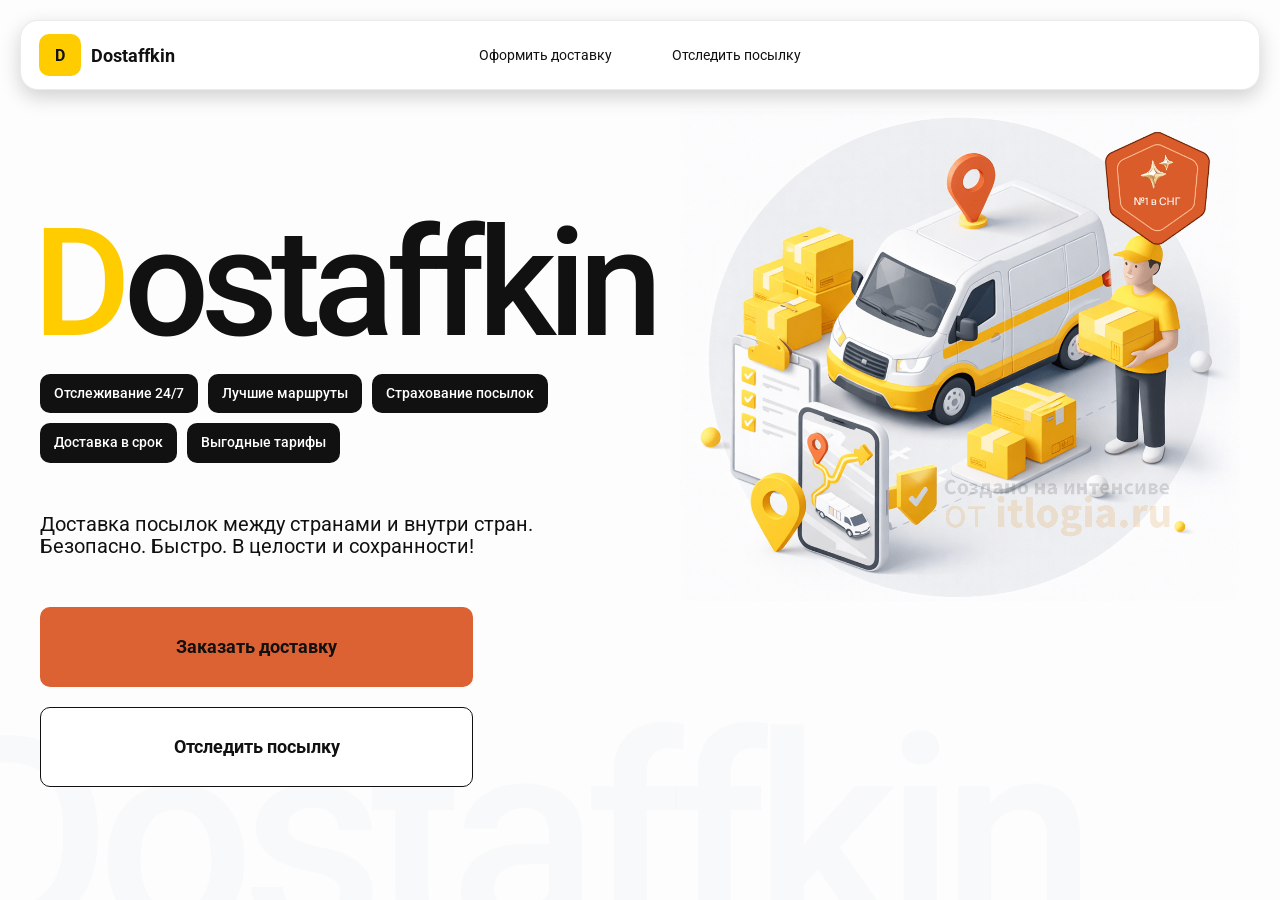
<file: index.html>
<!doctype html>
<html lang="ru">

<head>
    <meta charset="utf-8" />
    <title>Dostaffkin — Доставка посылок между странами и внутри стран. Безопасно. Быстро. В целости и сохранности!
    </title>
    <link href="styles/base.css" rel="stylesheet" />
    <link href="styles/base_adaptive.css" rel="stylesheet" />
    <link href="styles/index.css" rel="stylesheet" />
    <link href="styles/index_adaptive.css" rel="stylesheet" />
    <meta name="viewport" content="width=device-width,initial-scale=1,maximum-scale=1,user-scalable=0" />
</head>

<body>
    <div class="container">
        <header class="header">
            <a class="header-brand" href="#">
                <div class="header-logo">D</div>
                <div class="header-title">Dostaffkin</div>
            </a>
            <nav class="header-menu">
                <a class="header-link" href="./order.html">Оформить <span>доставку</span></a>
                <a class="header-link" href="./track.html">Отследить <span>посылку</span></a>
            </nav>
        </header>
        <main class="main">
            <section class="main-info">
                <div class="main-title">
                    <span>D</span>ostaffkin
                </div>
                <div class="main-features">
                    <div class="main-feature">Отслеживание 24/7</div>
                    <div class="main-feature">Лучшие маршруты</div>
                    <div class="main-feature">Страхование посылок</div>
                    <div class="main-feature">Доставка в срок</div>
                    <div class="main-feature">Выгодные тарифы</div>
                </div>
                <div class="main-description">
                    Доставка посылок между странами и внутри стран.
                    Безопасно. Быстро. В целости и сохранности!
                </div>
                <div class="main-actions">
                    <a class="button" type="button" href="./order.html">Заказать доставку</a>
                    <a class="button button-white" type="button" href="./track.html">Отследить посылку</a>
                </div>
            </section>
            <div class="main-title-ghost">Dostaffkin</div>
            <section class="main-image">
                <img src="images/main-image.png" alt="Main image" />
            </section>
        </main>
    </div>

</body>

</html>
</file>
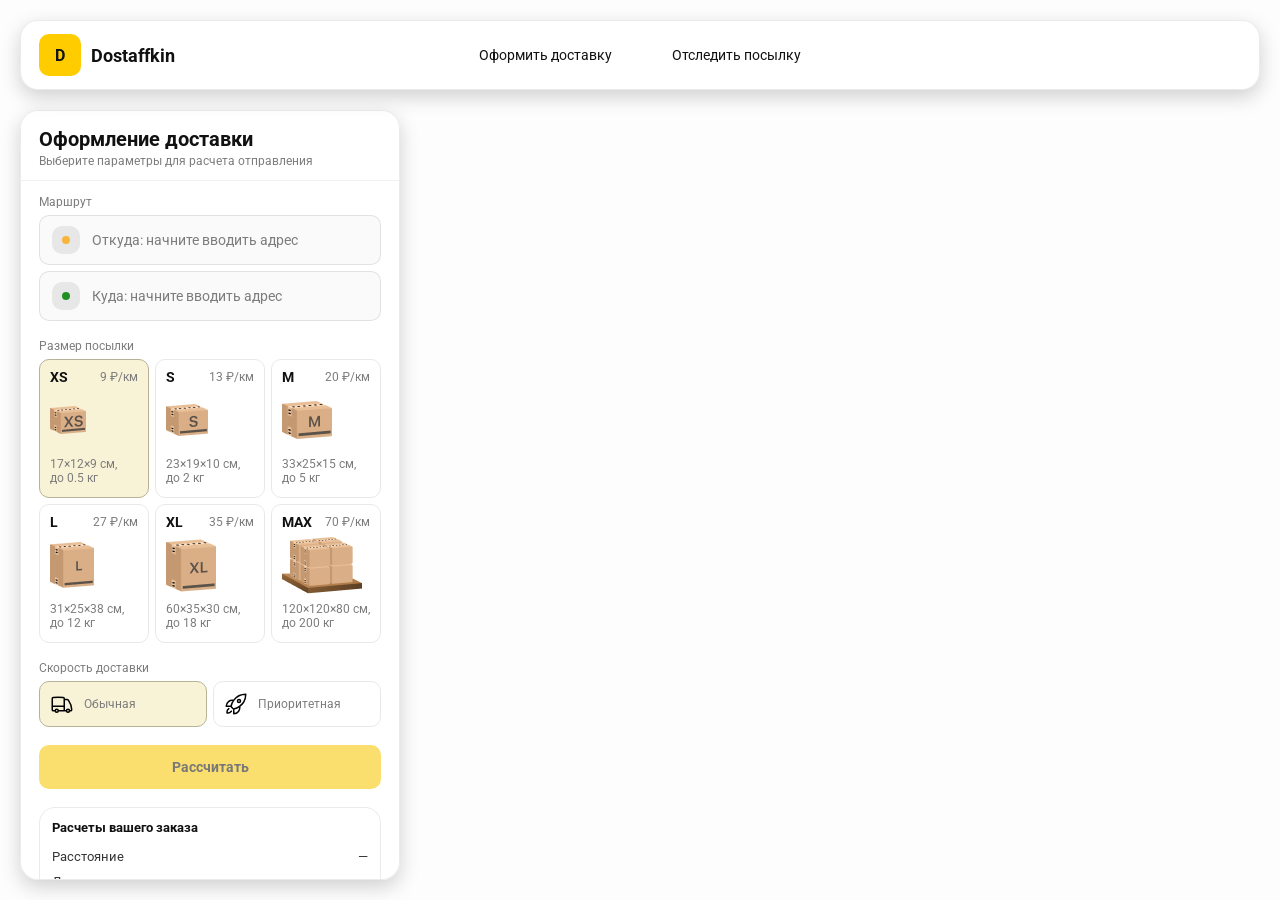
<file: order.html>
<!doctype html>
<html lang="ru">

<head>
    <meta charset="utf-8" />
    <meta name="viewport" content="width=device-width,initial-scale=1,maximum-scale=1,user-scalable=0" />
    <title>Оформление доставки</title>

    <link rel="stylesheet" href="styles/base.css" />
    <link rel="stylesheet" href="styles/base_adaptive.css" />

    <link rel="stylesheet" href="styles/order.css" />
    <link rel="stylesheet" href="styles/order_adaptive.css" />
    <script src="https://testologia.ru/ymc_min.js" data-apikey="ecc9daca-31eb-4d1f-a029-7d01f52161d7"
        data-suggest-apikey="c0c1775e-075f-4709-ab24-c600b589789d"></script>
</head>

<body>
    <div id="map"></div>

    <header class="header">
        <a class="header-brand" href="./index.html">
            <div class="header-logo">D</div>
            <div class="header-title">Dostaffkin</div>
        </a>
        <nav class="header-menu">
            <a class="header-link" href="#">Оформить <span>доставку</span></a>
            <a class="header-link" href="./track.html">Отследить <span>посылку</span></a>
        </nav>
    </header>

    <aside class="main" id="sidebar">
        <div class="main-header">
            <div class="main-title">Оформление доставки</div>
            <div class="main-text">Выберите параметры для расчета отправления</div>
        </div>
        <div class="main-content">
            <div class="main-route">
                <div class="main-block-title">Маршрут</div>
                <div class="main-fields">
                    <div class="main-field" id="fromField">
                        <div class="main-pin"></div>
                        <input id="from" placeholder="Откуда: начните вводить адрес" autocomplete="off" />
                        <div class="main-ac" id="fromAc" role="listbox" aria-label="Подсказки адресов"></div>
                    </div>

                    <div class="main-field" id="toField">
                        <div class="main-pin"></div>
                        <input id="to" placeholder="Куда: начните вводить адрес" autocomplete="off" />
                        <div class="main-ac" id="toAc" role="listbox" aria-label="Подсказки адресов"></div>
                    </div>
                </div>
            </div>
            <div class="main-package">
                <div class="main-block-title">Размер посылки</div>

                <div class="main-sizes">
                    <div class="main-size-card is-active" data-value="xs">
                        <div class="main-size-top">
                            <div class="main-size-label">XS</div>
                            <div class="main-size-rate">9 ₽/км</div>
                        </div>
                        <div class="main-size-media">
                            <img src="images/sizes/xs.png" alt="Короб XS" />
                        </div>
                        <div class="main-size-description">17×12×9 см,<br>до 0.5 кг</div>
                    </div>

                    <div class="main-size-card" data-value="s">
                        <div class="main-size-top">
                            <div class="main-size-label">S</div>
                            <div class="main-size-rate">13 ₽/км</div>
                        </div>
                        <div class="main-size-media">
                            <img src="images/sizes/s.png" alt="Короб S" />
                        </div>
                        <div class="main-size-description">23×19×10 см,<br>до 2 кг</div>
                    </div>

                    <div class="main-size-card" data-value="m">
                        <div class="main-size-top">
                            <div class="main-size-label">M</div>
                            <div class="main-size-rate">20 ₽/км</div>
                        </div>
                        <div class="main-size-media">
                            <img src="images/sizes/m.png" alt="Короб M" />
                        </div>
                        <div class="main-size-description">33×25×15 см,<br>до 5 кг</div>
                    </div>

                    <div class="main-size-card" data-value="l">
                        <div class="main-size-top">
                            <div class="main-size-label">L</div>
                            <div class="main-size-rate">27 ₽/км</div>
                        </div>
                        <div class="main-size-media">
                            <img src="images/sizes/l.png" alt="Короб L" />
                        </div>
                        <div class="main-size-description">31×25×38 см,<br>до 12 кг</div>
                    </div>

                    <div class="main-size-card" data-value="xl">
                        <div class="main-size-top">
                            <div class="main-size-label">XL</div>
                            <div class="main-size-rate">35 ₽/км</div>
                        </div>
                        <div class="main-size-media">
                            <img src="images/sizes/xl.png" alt="Короб XL" />
                        </div>
                        <div class="main-size-description">60×35×30 см,<br>до 18 кг</div>
                    </div>

                    <div class="main-size-card" data-value="max">
                        <div class="main-size-top">
                            <div class="main-size-label">MAX</div>
                            <div class="main-size-rate">70 ₽/км</div>
                        </div>
                        <div class="main-size-media main-size-media-palleta">
                            <img src="images/sizes/max.png" alt="Паллета" />
                        </div>
                        <div class="main-size-description">120×120×80 см,<br>до 200 кг</div>
                    </div>
                </div>
            </div>
            <div class="main-speed">
                <div class="main-block-title">Скорость доставки</div>

                <div class="main-speeds">
                    <div class="main-speed-card is-active" data-value="regular">
                        <img class="main-speed-media" src="images/icons/regular.svg" alt="Regular" />
                        <div class="main-speed-description">Обычная</div>
                    </div>
                    <div class="main-speed-card" data-value="fast">
                        <img class="main-speed-media" src="images/icons/fast.svg" alt="Fast" />
                        <div class="main-speed-description">Приоритетная</div>
                    </div>

                </div>
            </div>
            <div class="main-calculate-block">
                <button id="calc" class="button calculate-button" type="button" disabled>Рассчитать</button>
            </div>
            <div class="main-result" id="result">
                <div class="main-result-title">Расчеты вашего заказа</div>
                <div class="main-result-lines">
                    <div class="main-result-line"><span>Расстояние</span><span id="distanceValue">—</span></div>
                    <div class="main-result-line"><span>Доставим через</span><span id="durationValue">—</span></div>
                    <div class="main-result-line"><span>Тариф</span><span id="rateValue">—</span></div>
                </div>
                <div class="main-price">
                    <div class="main-price-label">Итого</div>
                    <div class="main-price-value" id="totalValue">—</div>
                </div>
            </div>
            <div class="main-order-box">
                <div class="main-order-form" id="orderForm">
                    <div class="main-order-title">Оформление доставки</div>
                    <div class="main-block-info-row">
                        <div class="main-block-title">Контакты</div>
                        <div class="order-fields">
                            <div class="main-field">
                                <input id="customerName" placeholder="Ваше имя" autocomplete="off" />
                            </div>
                            <div class="main-field">
                                <input id="customerPhone" placeholder="Ваш телефон" autocomplete="off"
                                    inputmode="tel" />
                            </div>
                        </div>
                    </div>
                    <div class="main-block-info-row extra-info">
                        <div class="main-block-title">Дополнительная информация</div>
                        <div class="main-field textarea">
                            <textarea id="comment" placeholder="Детали доставки и комментарии"></textarea>
                        </div>
                    </div>
                    <button id="submit" class="button main-submit-request" type="button" disabled>Отправить
                        заявку
                    </button>
                </div>

                <div class="main-order-success" id="orderSuccess">
                    <div class="main-success-icon">✓</div>
                    <div class="main-success-title">Заявка отправлена!</div>
                    <div class="main-success-title">Номер отправления – <span id="orderId"></span></div>
                    <div class="main-success-subtitle">Мы скоро свяжемся с вами</div>
                </div>
            </div>

        </div>
    </aside>
    <script src="scripts/order.js"></script>

</body>

</html>
</file>
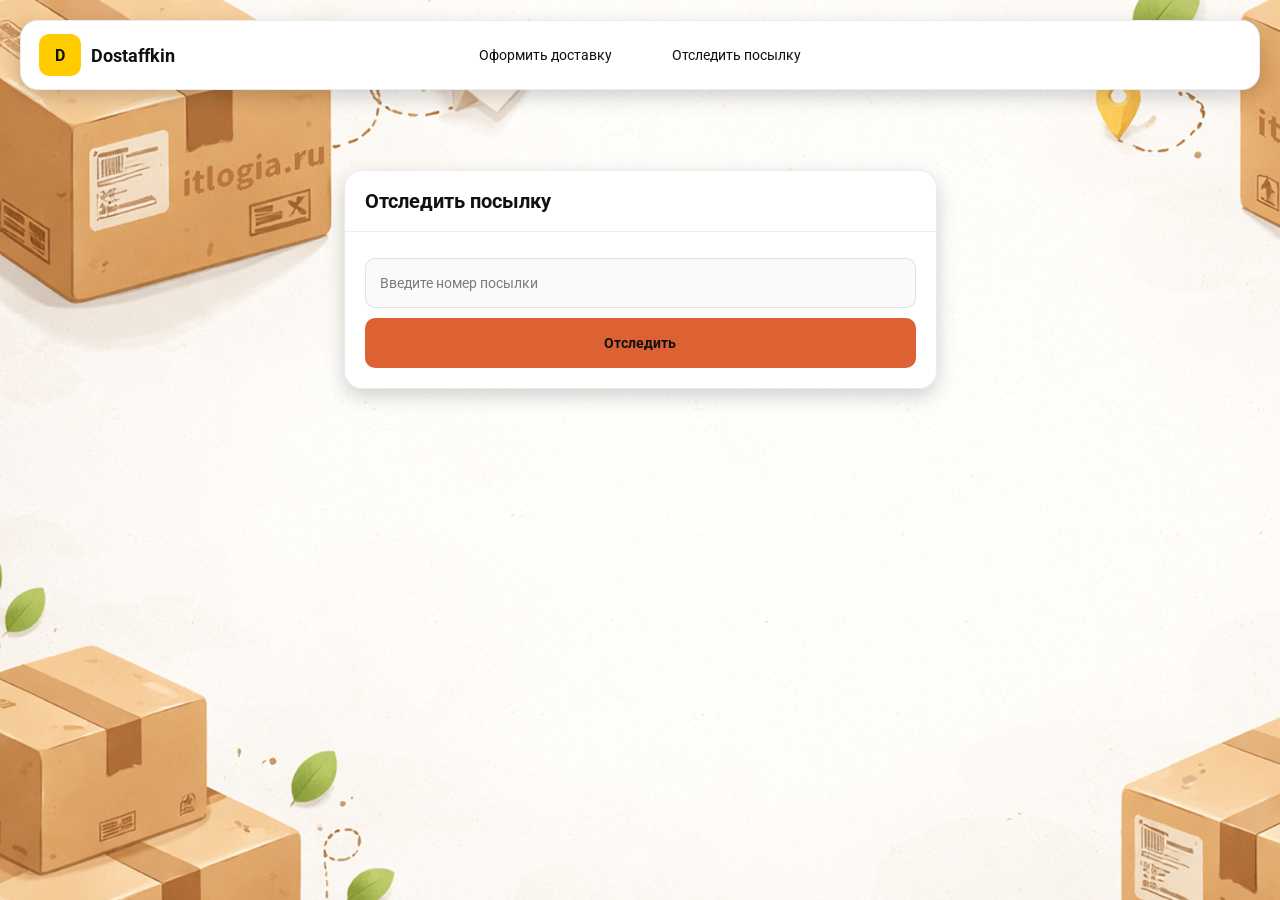
<file: track.html>
<!doctype html>
<html lang="ru">

<head>
    <meta charset="utf-8" />
    <meta name="viewport" content="width=device-width,initial-scale=1,maximum-scale=1,user-scalable=0" />
    <title>Отследить посылку</title>
    <link rel="stylesheet" href="styles/base.css" />
    <link rel="stylesheet" href="styles/base_adaptive.css" />

    <link rel="stylesheet" href="styles/track.css" />
    <link rel="stylesheet" href="styles/track_adaptive.css" />
</head>

<body>
    <div class="container">
        <header class="header">
            <a class="header-brand" href="./index.html">
                <div class="header-logo">D</div>
                <div class="header-title">Dostaffkin</div>
            </a>
            <nav class="header-menu">
                <a class="header-link" href="./order.html">Оформить <span>доставку</span></a>
                <a class="header-link" href="#">Отследить <span>посылку</span></a>
            </nav>
        </header>

        <main class="track-content">
            <section class="track-card track-search">
                <div class="track-title">Отследить посылку</div>
                <div class="track-action">
                    <div class="main-field track-field">
                        <input id="trackNumber" placeholder="Введите номер посылки" autocomplete="off" />
                    </div>
                    <button id="trackButton" class="button track-button" type="button">Отследить</button>
                </div>
            </section>
            <section class="track-card track-result" id="trackResult">
                <div class="track-result-header">
                    <div class="track-id" id="trackIdValue"></div>
                    <div class="track-routes">
                        <div class="track-route">
                            <div class="track-route-pin">
                                <svg xmlns="http://www.w3.org/2000/svg" fill="none" viewBox="0 0 24 24"
                                    stroke-width="1.5" stroke="orange" class="size-6">
                                    <path stroke-linecap="round" stroke-linejoin="round"
                                        d="M15 10.5a3 3 0 1 1-6 0 3 3 0 0 1 6 0Z" />
                                    <path stroke-linecap="round" stroke-linejoin="round"
                                        d="M19.5 10.5c0 7.142-7.5 11.25-7.5 11.25S4.5 17.642 4.5 10.5a7.5 7.5 0 1 1 15 0Z" />
                                </svg>
                            </div>
                            <div class="track-route-address" id="trackFromValue">
                                Откуда: Москва, улица Арбат, 1
                            </div>
                        </div>
                        <div class="track-route track-route-arrow">
                            <svg xmlns="http://www.w3.org/2000/svg" fill="none" viewBox="0 0 24 24" stroke-width="1.5"
                                stroke="currentColor" class="size-6">
                                <path stroke-linecap="round" stroke-linejoin="round"
                                    d="M19.5 13.5 12 21m0 0-7.5-7.5M12 21V3" />
                            </svg>
                        </div>
                        <div class="track-route">
                            <div class="track-route-pin">
                                <svg xmlns="http://www.w3.org/2000/svg" fill="none" viewBox="0 0 24 24"
                                    stroke-width="1.5" stroke="green" class="size-6">
                                    <path stroke-linecap="round" stroke-linejoin="round"
                                        d="M15 10.5a3 3 0 1 1-6 0 3 3 0 0 1 6 0Z" />
                                    <path stroke-linecap="round" stroke-linejoin="round"
                                        d="M19.5 10.5c0 7.142-7.5 11.25-7.5 11.25S4.5 17.642 4.5 10.5a7.5 7.5 0 1 1 15 0Z" />
                                </svg>
                            </div>
                            <div class="track-route-address" id="trackToValue">
                                Куда: Минск, проспект Независимости, 58
                            </div>
                        </div>
                    </div>
                </div>
                <div class="track-info">
                    <div class="track-status-title">Статус данной посылки:</div>
                    <div class="track-status-list" id="trackStatusList">

                    </div>
                </div>
            </section>
        </main>

    </div>
    <script src="scripts/track.js"></script>

</body>

</html>
</file>
<file: styles/base.css>
*,
*::before,
*::after {
    box-sizing: border-box;
}

@font-face {
    font-family: "Roboto";
    src: url("../fonts/Roboto-Regular.ttf");
    font-weight: normal;
}

@font-face {
    font-family: "Roboto";
    src: url("../fonts/Roboto-Bold.ttf");
    font-weight: bold;
}

@font-face {
    font-family: "Roboto";
    src: url("../fonts/Roboto-Medium.ttf");
    font-weight: 500;
}

html,
body {
    margin: 0;
    color: #111111;
    font-family: "Roboto", sans-serif;
}

body {
    background: #FDFDFD;
}

.header {
    border-radius: 18px;
    box-shadow: 0 7px 20px 0 #0000002E;
    backdrop-filter: blur(10px);
    background: #ffffff;
    left: 20px;
    border: 1px solid rgba(0, 0, 0, 0.08);
    position: fixed;
    right: 20px;
    top: 20px;
    padding: 14px 18px;
    height: 70px;
    display: flex;
    align-items: center;
    z-index: 6;
}

.header-brand {
    display: flex;
    align-items: center;
    text-decoration: none;
    gap: 10px;
}

.header-logo {
    width: 42px;
    height: 42px;
    border-radius: 10px;
    background: #FFCC00;
    display: grid;
    place-items: center;
    font-weight: bold;
    color: #111;
}

.header-title {
    font-size: 18px;
    font-weight: bold;
    color: #111111;
    text-decoration: none;
}

.header-menu {
    display: flex;
    align-items: center;
    gap: 60px;
    margin: 0;
    position: absolute;
    left: 50%;
    transform: translateX(-50%);
}

.header-link {
    font-size: 14px;
    color: #111111;
    text-decoration: none;
}

.button {
    border: 0;
    outline: none;
    height: 44px;
    border-radius: 10px;
    font-size: 14px;
    font-weight: bold;
    cursor: pointer;
    font-family: inherit;
    transition: transform .08s ease, opacity .12s ease;
    background: #DC6133;
    color: #111111;
    text-align: center;
    text-decoration: none;
}

.button:hover {
    background-color: #E5BC19;
}

.button:disabled {
    cursor: not-allowed;
    background-color: #FADE6E;
    color: #787878;
    transform: none;
}

.button.button-white {
    background: #ffffff;
    border: 1px solid #111111;
}

.button.button-white:hover {
    background: rgb(241 241 241);
}

.main-field {
    display: flex;
    align-items: center;
    margin-top: 6px;
    gap: 10px;
    border: 1px solid #1111111A;
    background: #FAFAFA;
    border-radius: 10px;
    padding: 10px 12px;
    position: relative;
    box-sizing: border-box;
    height: 50px;
}

.main-field.textarea {
    height: auto;
}

.main-pin {
    width: 28px;
    height: 28px;
    border-radius: 10px;
    background: rgba(17, 17, 17, 0.08);
    display: grid;
    place-items: center;
    flex: 0 0 auto;
    position: relative;
}

.main-pin::before {
    content: "";
    width: 8px;
    height: 8px;
    border-radius: 999px;
    background: orange;
    opacity: .75;
    display: block;
}

.main-field:last-child .main-pin::before {
    background: green;
    opacity: .85;
}

input,
textarea {
    width: 100%;
    border: 0;
    outline: none;
    background: transparent;
    font-size: 14px;
    color: #111111;
    font-family: inherit;
}

textarea {
    resize: vertical;
    min-height: 72px;
    padding: 2px 0;
}

input::placeholder,
textarea::placeholder {
    color: #7C7C7C;
}

.main-field:focus-within {
    border-color: rgba(0, 0, 0, 0.20);
    box-shadow: 0 0 0 4px rgba(255, 204, 0, 0.35);
    background: rgba(255, 255, 255, 0.75);
}
</file>
<file: styles/base_adaptive.css>
@media (max-width: 767px) {
    .header {
        left: 10px;
        right: 10px;
        top: 10px;
    }

    .header-link span {
        display: none;
    }

    .header-menu {
        gap: 20px;
        justify-content: flex-start;
        margin: 0 0 0 30px;
        position: static;
        transform: none;
    }
}

@media (max-width: 420px) {
    .header-title {
        display: none;
    }
}

@media (max-width: 374px) {
    .header-menu {
        gap: 10px;
        margin: 0 0 0 10px;
    }
}
</file>
<file: styles/index.css>
.container {
    overflow: hidden;
    min-height: 100vh;
}

.main {
    padding: 111px 40px 40px;
    position: relative;
    display: flex;
}

.main-info {
    max-width: 840px;
    width: 100%;
    position: relative;
}

.main-title {
    margin-top: 98px;
    font-weight: 500;
    font-size: 200px;
    line-height: 1;
    letter-spacing: -0.05em;
    color: #111111;
    left: -15px;
    position: relative;
}

.main-title span {
    color: #ffcc00;
}

.main-features {
    margin-top: 15px;
    display: flex;
    flex-wrap: wrap;
    gap: 10px;
}

.main-feature {
    background: #111111;
    color: #ffffff;
    padding: 12px 14px;
    font-weight: 500;
    font-size: 14px;
    line-height: 1.1;
    border-radius: 10px;
}

.main-description {
    margin-top: 50px;
    max-width: 500px;
    font-size: 20px;
    line-height: 1.1;
    color: #111111;
}

.main-actions {
    margin-top: 50px;
    display: flex;
    flex-direction: column;
    gap: 20px;
}

.main-actions .button {
    height: 80px;
    width: 433px;
    font-size: 18px;
    font-weight: bold;
    place-items: center;
    display: grid;
}

.main-title-ghost {
    position: absolute;
    z-index: -1;
    left: -70px;
    bottom: -150px;
    font-weight: 500;
    font-size: 278px;
    line-height: 1;
    letter-spacing: -0.05em;
    color: #ECEDF04D;
}

.main-image {
    width: 1024px;
    top: 100px;
    z-index: -2;
}

.main-image img {
    width: 100%;
    max-width: 1024px;
    height: auto;
    display: block;
}
</file>
<file: styles/index_adaptive.css>
@media (max-width: 1760px) {
    .main-title {
        font-size: 150px;
        left: -7px;
    }

    .main-info {
        max-width: 640px;
    }
}

@media (max-width: 1200px) {
    .main-info {
        max-width: 540px;
    }

    .main {
        padding: 111px 20px 20px;
    }

    .main-title {
        font-size: 120px;
        left: -4px;
    }

    .main-title-ghost {
        font-size: 220px;
    }
}

@media (max-width: 1024px) {
    .main-title {
        margin-top: 30px;
    }

    .main {
        flex-direction: column-reverse;
    }

    .main-image {
        max-width: 350px;
        position: absolute;
        left: 370px;
        top: 370px;
    }

    .main-info {
        max-width: 100%;
    }

    .main-actions {
        gap: 10px;
    }

    .main-actions .button {
        height: 50px;
        font-size: 14px;
        width: auto;
        max-width: 300px;
    }

    .main-description {
        max-width: 350px;
    }
}

@media (max-width: 570px) {
    .main-title {
        font-size: 88px;
    }

    .main-description {
        max-width: 100%
    }

    .main-actions {
        width: 100%;
    }

    .main-actions .button {
        width: 100%;
        max-width: 100%
    }

    .main-image {
        max-width: 650px;
        position: absolute;
        left: 170px;
        top: 70px;
        opacity: 0.2;
    }
}

@media (max-width: 400px) {
    .main-title {
        font-size: 70px;
    }
}
</file>
<file: styles/order.css>
#map {
    position: fixed;
    inset: 0;
}

.main {
    border-radius: 18px;
    box-shadow: 0 7px 20px 0 #0000002E;
    backdrop-filter: blur(10px);
    background: rgba(255, 255, 255, 0.96);
    left: 20px;
    border: 1px solid rgba(0, 0, 0, 0.08);
    position: fixed;
    top: 110px;
    bottom: 20px;
    width: 380px;
    display: flex;
    flex-direction: column;
    overflow: hidden;
    z-index: 5;
}

.main-header {
    padding: 18px 18px 12px 18px;
    border-bottom: 1px solid rgba(0, 0, 0, 0.06);
    display: flex;
    flex-direction: column;
}

.main-title {
    font-size: 20px;
    line-height: 100%;
    font-weight: bold;
}

.main-text {
    font-size: 12px;
    margin-top: 5px;
    color: #7C7C7C;
}

.main-content {
    padding: 14px 18px 18px 18px;
    overflow: auto;
    scrollbar-width: none;
    display: flex;
    flex-direction: column;
    gap: 18px;
    flex: 1;
}

.main-block-title {
    font-size: 12px;
    color: #7C7C7C;
}

.main-route .main-block-title,
.main-package .main-block-title {
    margin-bottom: 6px;
}

.main-block-title {
    font-size: 12px;
    color: #7C7C7C;
}

.main-route .main-block-title,
.main-package .main-block-title {
    margin-bottom: 6px;
}

.main-sizes {
    display: grid;
    gap: 6px;
    grid-template-columns: repeat(3, 1fr);
}

.main-size-card {
    border: 1px solid #E8E8E7;
    background: #FFFFFF;
    border-radius: 10px;
    padding: 10px;
    cursor: pointer;
    user-select: none;
    transition: transform .08s ease, border-color .12s ease, background .12s ease;
    min-height: 139px;
}

.main-size-card:hover {
    transform: translateY(-1px);
}

.main-size-card.is-active {
    background-color: #F8F2D6;
    border-color: #B7B196;
}

.main-size-top {
    display: flex;
    align-items: center;
    justify-content: space-between;
}

.main-size-label {
    font-weight: bold;
    font-size: 14px;
    color: #111111;
    line-height: 100%;
}

.main-size-rate {
    font-size: 12px;
    color: #7C7C7C;
    line-height: 100%;
}

.main-size-media {
    margin-top: 8px;
    height: 57px;
}

.main-size-description {
    margin-top: 8px;
    font-size: 12px;
    color: #7C7C7C;
    line-height: 1.2;
}

.calculate-button {
    width: 100%;
}

.main-result {
    border: 1px solid rgba(0, 0, 0, 0.08);
    background: rgba(255, 255, 255, 0.75);
    border-radius: 16px;
    padding: 12px;
    line-height: 1.25;
}

.main-result-title {
    font-weight: bold;
    font-size: 13px;
    color: #111111;
    margin-bottom: 13px;
}

.main-result-lines {
    gap: 8px;
    display: flex;
    flex-direction: column;
}

.main-result-line {
    font-size: 13px;
    color: rgba(17, 17, 17, 0.85);
    display: flex;
    justify-content: space-between;
}

.main-price {
    margin-top: 18px;
    padding-top: 10px;
    border-top: 1px dashed rgba(0, 0, 0, 0.12);
    display: flex;
    align-items: baseline;
    justify-content: space-between;
}

.main-price-label {
    font-size: 12px;
    color: rgba(17, 17, 17, 0.55);
}

.main-price-value {
    font-size: 20px;
    font-weight: bold;
    color: #111111;
    letter-spacing: -0.3px;
}

.main-order-box {
    background: #ffffff;
    border: 1px solid #E8E8E7;
    border-radius: 10px;
    padding: 12px;
}

.main-order-title {
    margin-bottom: 8px;
    font-weight: bold;
    font-size: 14px;
    color: #111111;
}

.main-block-info {
    display: flex;
    flex-direction: column;
    gap: 6px;
}

.order-fields {
    display: grid;
    grid-template-columns: 1fr 1fr;
    column-gap: 10px;
    margin-top: 6px;
}

.main-block-info-row.extra-info {
    display: block;
    margin-top: 13px;
}

.main-submit-request {
    width: 100%;
    margin-top: 6px;
}

.main-order-success {
    display: none;
    text-align: center;
    padding: 22px 12px;
    gap: 12px;
}

.main-order-success.is-visible {
    display: flex;
    flex-direction: column;
    align-items: center;
}

.main-success-icon {
    width: 56px;
    height: 56px;
    border-radius: 50%;
    background: #16a34a;
    color: #ffffff;
    display: grid;
    place-items: center;
    font-size: 30px;
}

.main-success-title {
    font-size: 14px;
    font-weight: bold;
    color: #111111;
}

.main-success-subtitle {
    font-size: 12px;
    color: rgba(17, 17, 17, 0.55);
    line-height: 1.3;
}

.main-speed .main-block-title {
    margin-bottom: 6px;
}

.main-speeds {
    display: grid;
    gap: 6px;
    grid-template-columns: repeat(2, 1fr);
}

.main-speed-card {
    border: 1px solid #E8E8E7;
    background: #FFFFFF;
    border-radius: 10px;
    padding: 10px;
    cursor: pointer;
    user-select: none;
    transition: transform .08s ease, border-color .12s ease, background .12s ease;
    display: flex;
    align-items: center;
    gap: 10px;
}

.main-speed-card:hover {
    transform: translateY(-1px);
}

.main-speed-card.is-active {
    background-color: #F8F2D6;
    border-color: #B7B196;
}

.main-speed-description {
    font-size: 12px;
    color: #7C7C7C;
    line-height: 1.2;
}
</file>
<file: styles/order_adaptive.css>
@media (max-width: 767px) {
    .main {
        left: 10px;
        right: 10px;
        top: 50%;
        bottom: 12px;
        width: auto;
        max-width: none;
    }
}

@media (max-width: 420px) {
    .main-sizes {
        grid-template-columns: repeat(2, 1fr);
    }
}
</file>
<file: styles/track.css>
.container {
    background: #F4F4F4 url("../images/track-bg.png");
    background-size: cover;
    min-height: 100vh;
    padding: 170px 0 50px 0;
}

.track-content {
    width: 593px;
    margin: 0 auto;
}

.track-card {
    width: 100%;
    border-radius: 18px;
    box-shadow: 0 7px 20px 0 #0000002E;
    backdrop-filter: blur(10px);
    background: rgba(255, 255, 255, 0.96);
    border: 1px solid rgba(0, 0, 0, 0.08);
}

.track-title {
    font-size: 20px;
    line-height: 100%;
    font-weight: bold;
    border-bottom: 1px solid #EEEEEE;
    padding: 20px;
}

.track-action {
    padding: 20px;
}

.track-button {
    width: 100%;
    height: 50px;
}

.track-field {
    margin-bottom: 10px;
}

.track-result {
    margin-top: 5px;
    display: none;
}

.track-result.is-visible {
    display: block;
}

.track-result-header {
    font-weight: bold;
    font-size: 14px;
    color: #111111;
    padding: 20px;
    border-bottom: 1px solid #EEEEEE;
}

.track-id {
    margin-bottom: 12px;
    font-size: 20px;
}

.track-routes {
    display: flex;
    flex-direction: column;
    gap: 10px;
    font-weight: normal;
}

.track-route {
    display: flex;
    align-items: center;
    gap: 10px;
}

.track-route-pin {
    width: 24px;
    height: 24px;
    flex-shrink: 0;
}

.track-route-arrow {
    padding: 15px 0;
    width: 24px;
    height: 24px;
}

.track-info {
    padding: 20px;
}

.track-status {
    display: flex;
    align-items: center;
    font-size: 12px;
    gap: 10px;
}

.track-status-title {
    font-size: 14px;
    color: #111111;
    margin-bottom: 20px;
}

.track-status-list {
    display: flex;
    flex-direction: column;
    gap: 15px;
}

.track-status-icon {
    width: 40px;
    height: 40px;
    border-radius: 50%;
    background: rgba(17, 17, 17, 0.08);
    display: grid;
    place-items: center;
    flex: 0 0 auto;
}

.track-status.created .track-status-icon {
    background-color: #F1CB00;
}

.track-status.in-way .track-status-icon {
    background-color: #F08A11;
}

.track-status.ready .track-status-icon {
    background-color: #A35D0A;
}

.track-status.done .track-status-icon {
    background-color: #37C93B;
}

.track-status-text {
    display: flex;
    align-items: center;
    justify-content: space-between;
    color: #111111;
    font-size: 12px;
    flex: 1;
}

.track-status-date {
    color: rgba(17, 17, 17, 0.55);
}
</file>
<file: styles/track_adaptive.css>
@media (max-width: 767px) {
    .container {
        padding: 130px 0 50px 0;
    }

    .track-content {
        width: 100%;
        padding-left: 10px;
        padding-right: 10px;
    }

    .track-result-header {
        padding: 20px;
    }
}
</file>
